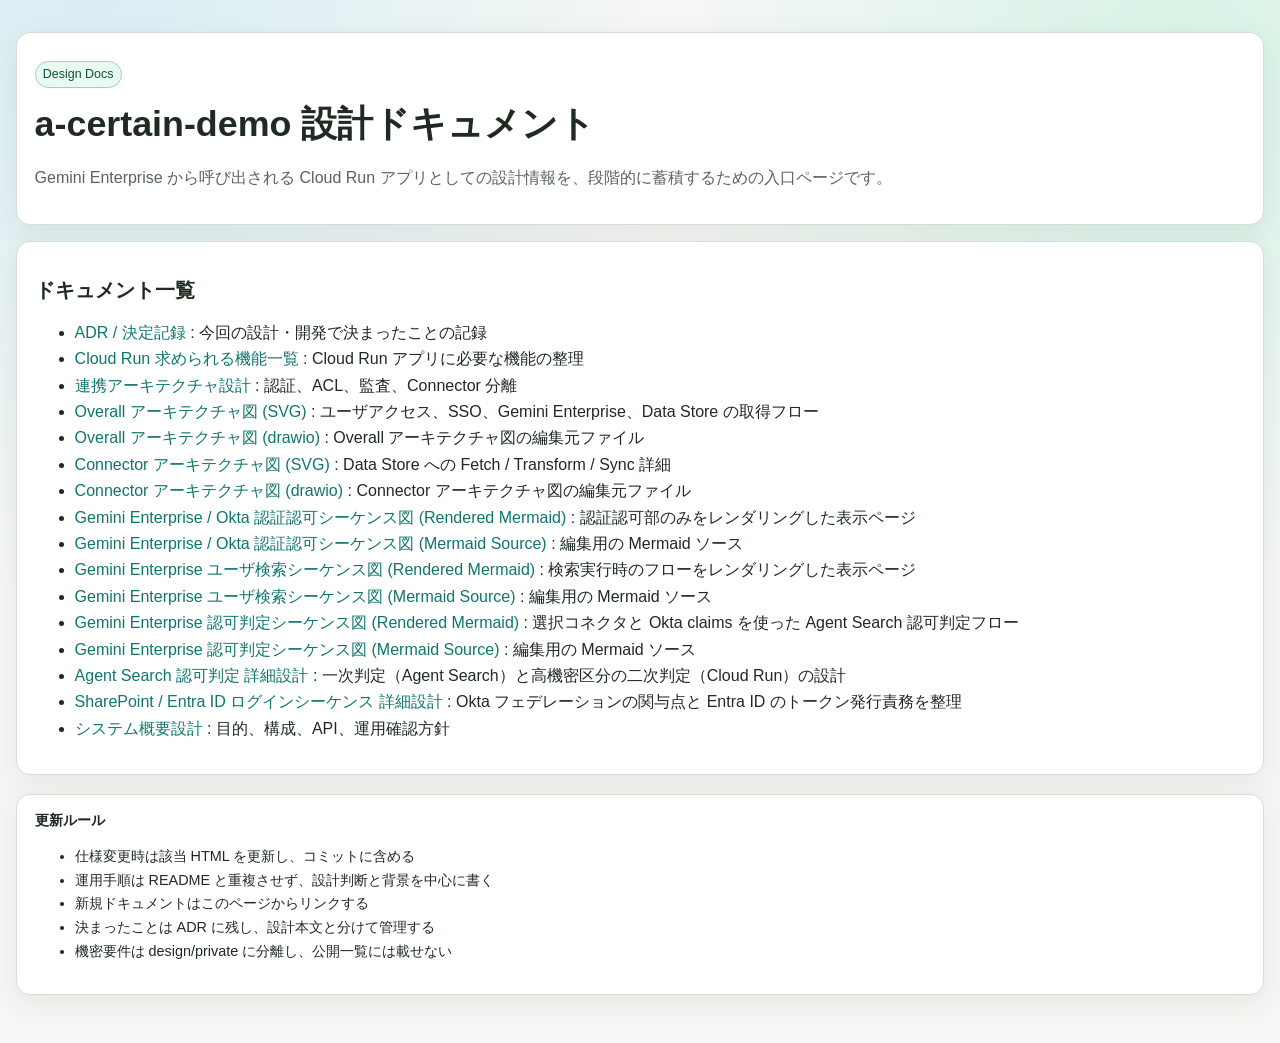
<file: design/index.html>
<!doctype html>
<html lang="ja">
  <head>
    <meta charset="UTF-8" />
    <meta name="viewport" content="width=device-width, initial-scale=1.0" />
    <title>a-certain-demo Design Docs</title>
    <link rel="stylesheet" href="./assets/style.css" />
  </head>
  <body>
    <main class="page">
      <section class="card">
        <p class="badge">Design Docs</p>
        <h1>a-certain-demo 設計ドキュメント</h1>
        <p class="muted">
          Gemini Enterprise から呼び出される Cloud Run アプリとしての設計情報を、段階的に蓄積するための入口ページです。
        </p>
      </section>

      <section class="card" style="margin-top: 1rem">
        <h2>ドキュメント一覧</h2>
        <ul>
          <li>
            <a href="../adr/README.md">ADR / 決定記録</a>
            : 今回の設計・開発で決まったことの記録
          </li>
          <li>
            <a href="./cloudrun_requirements.md">Cloud Run 求められる機能一覧</a>
            : Cloud Run アプリに必要な機能の整理
          </li>
          <li>
            <a href="./connector-architecture.html">連携アーキテクチャ設計</a>
            : 認証、ACL、監査、Connector 分離
          </li>
          <li>
            <a href="./image/svg_drawio/overall-architecture.svg">Overall アーキテクチャ図 (SVG)</a>
            : ユーザアクセス、SSO、Gemini Enterprise、Data Store の取得フロー
          </li>
          <li>
            <a href="./image/svg_drawio/overall-architecture.drawio">Overall アーキテクチャ図 (drawio)</a>
            : Overall アーキテクチャ図の編集元ファイル
          </li>
          <li>
            <a href="./image/svg_drawio/connector-architecture.svg">Connector アーキテクチャ図 (SVG)</a>
            : Data Store への Fetch / Transform / Sync 詳細
          </li>
          <li>
            <a href="./image/svg_drawio/connector-architecture.drawio">Connector アーキテクチャ図 (drawio)</a>
            : Connector アーキテクチャ図の編集元ファイル
          </li>
          <li>
            <a href="./image/gemini-enterprise-okta-sequence.html">Gemini Enterprise / Okta 認証認可シーケンス図 (Rendered Mermaid)</a>
            : 認証認可部のみをレンダリングした表示ページ
          </li>
          <li>
            <a href="./image/mmd/gemini-enterprise-okta-sequence.mmd">Gemini Enterprise / Okta 認証認可シーケンス図 (Mermaid Source)</a>
            : 編集用の Mermaid ソース
          </li>
          <li>
            <a href="./image/gemini-enterprise-user-search-sequence.html">Gemini Enterprise ユーザ検索シーケンス図 (Rendered Mermaid)</a>
            : 検索実行時のフローをレンダリングした表示ページ
          </li>
          <li>
            <a href="./image/mmd/gemini-enterprise-user-search-sequence.mmd">Gemini Enterprise ユーザ検索シーケンス図 (Mermaid Source)</a>
            : 編集用の Mermaid ソース
          </li>
          <li>
            <a href="./image/gemini-enterprise-connector-acl-sequence.html">Gemini Enterprise 認可判定シーケンス図 (Rendered Mermaid)</a>
            : 選択コネクタと Okta claims を使った Agent Search 認可判定フロー
          </li>
          <li>
            <a href="./image/mmd/gemini-enterprise-connector-acl-sequence.mmd">Gemini Enterprise 認可判定シーケンス図 (Mermaid Source)</a>
            : 編集用の Mermaid ソース
          </li>
          <li>
            <a href="./agent-search-authorization-detail.html">Agent Search 認可判定 詳細設計</a>
            : 一次判定（Agent Search）と高機密区分の二次判定（Cloud Run）の設計
          </li>
          <li>
            <a href="./sharepoint-entra-okta-sequence.html">SharePoint / Entra ID ログインシーケンス 詳細設計</a>
            : Okta フェデレーションの関与点と Entra ID のトークン発行責務を整理
          </li>
          <li>
            <a href="./system-overview.html">システム概要設計</a>
            : 目的、構成、API、運用確認方針
          </li>
        </ul>
      </section>

      <section class="card footer">
        <strong>更新ルール</strong>
        <ul>
          <li>仕様変更時は該当 HTML を更新し、コミットに含める</li>
          <li>運用手順は README と重複させず、設計判断と背景を中心に書く</li>
          <li>新規ドキュメントはこのページからリンクする</li>
          <li>決まったことは ADR に残し、設計本文と分けて管理する</li>
          <li>機密要件は design/private に分離し、公開一覧には載せない</li>
        </ul>
      </section>
    </main>
  </body>
</html>
</file>
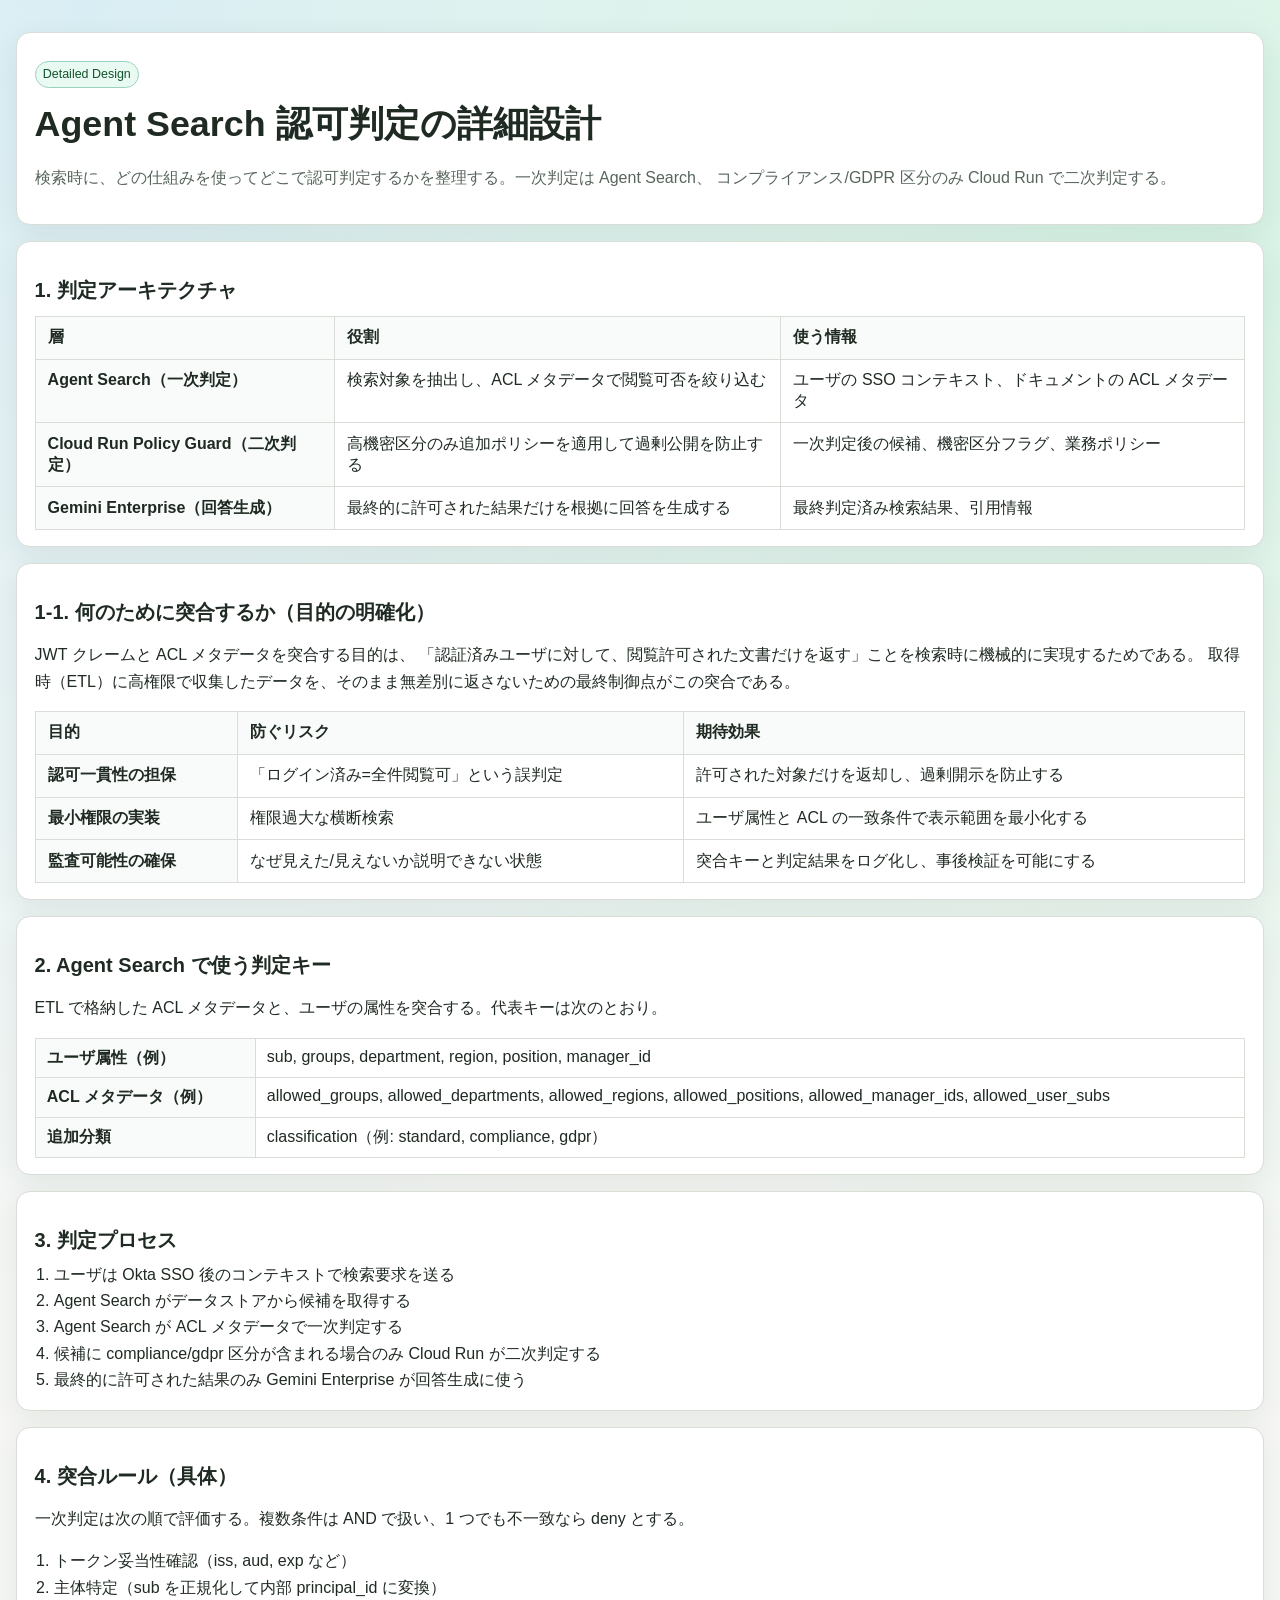
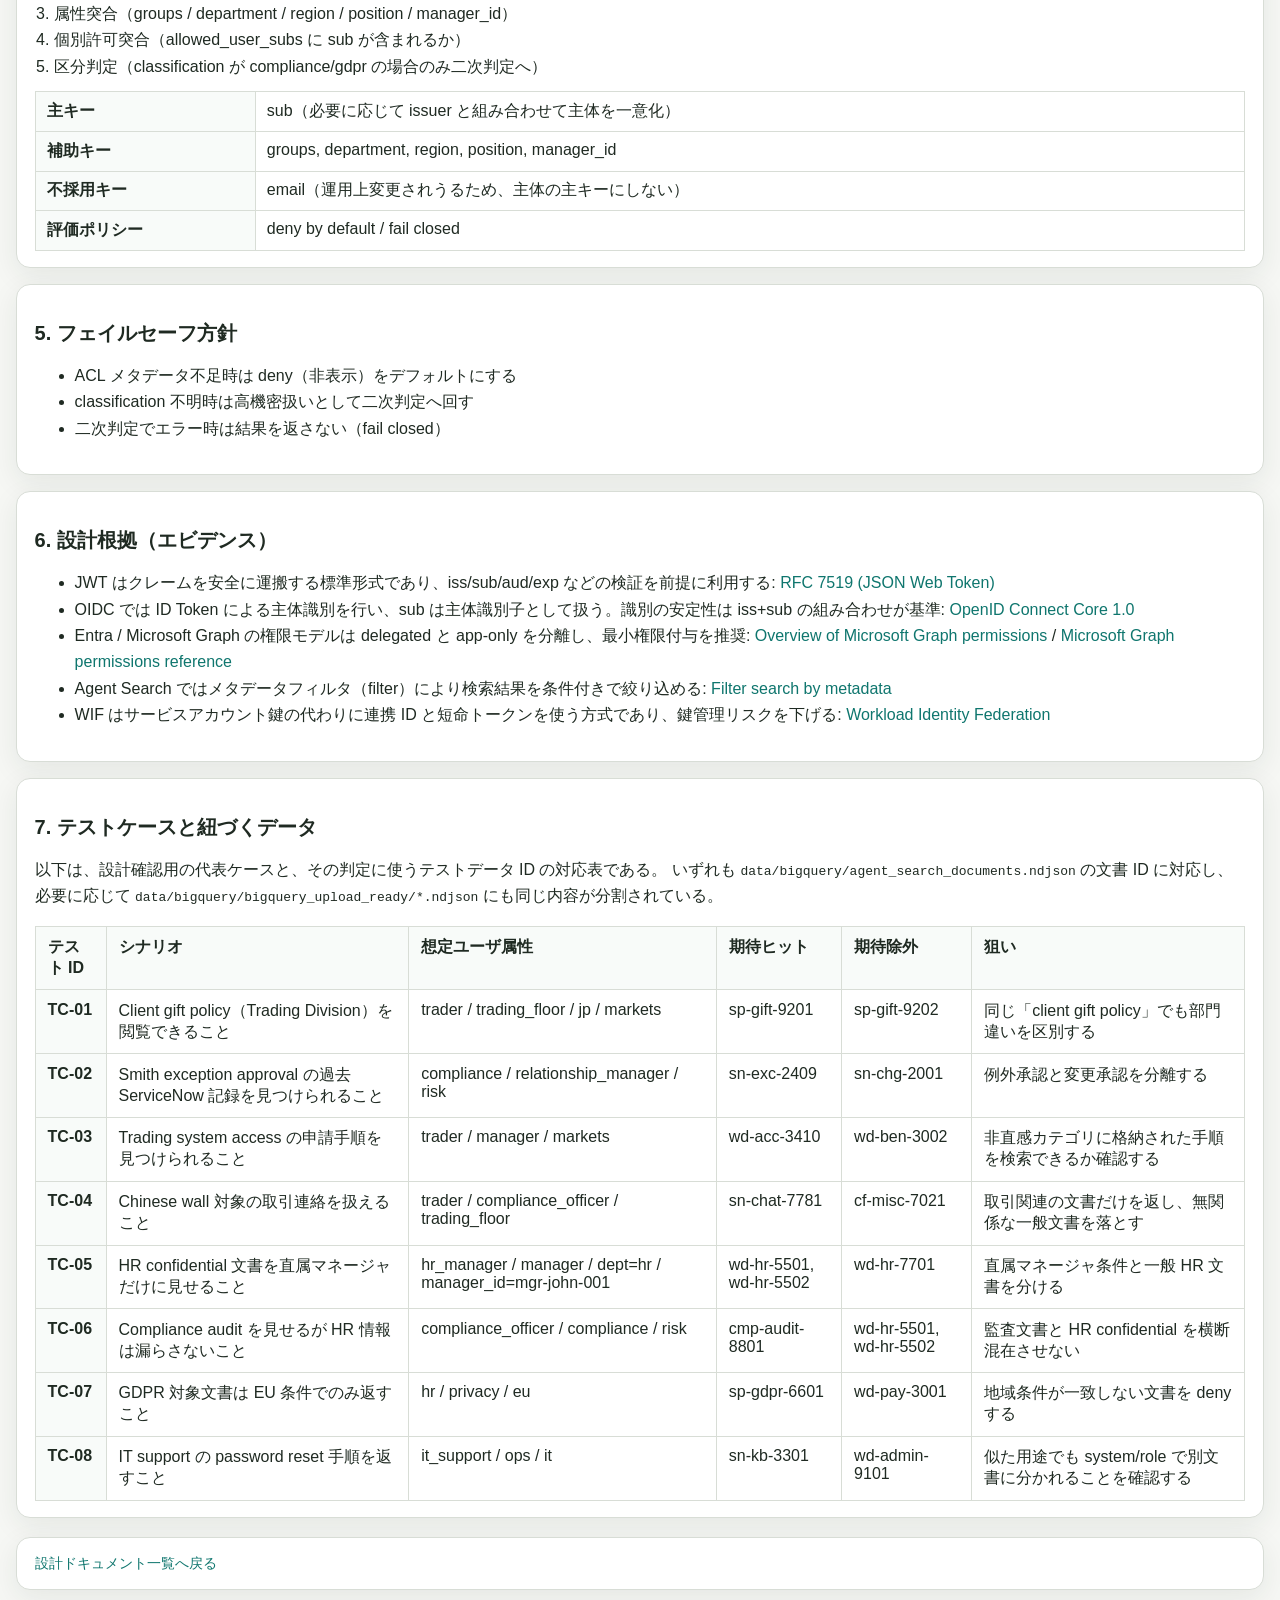
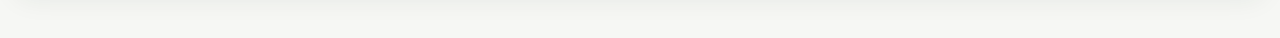
<file: design/agent-search-authorization-detail.html>
<!doctype html>
<html lang="ja">
  <head>
    <meta charset="UTF-8" />
    <meta name="viewport" content="width=device-width, initial-scale=1.0" />
    <title>Agent Search 認可判定 詳細設計 | a-certain-demo</title>
    <link rel="stylesheet" href="./assets/style.css" />
  </head>
  <body>
    <main class="page">
      <section class="card">
        <p class="badge">Detailed Design</p>
        <h1>Agent Search 認可判定の詳細設計</h1>
        <p class="muted">
          検索時に、どの仕組みを使ってどこで認可判定するかを整理する。一次判定は Agent Search、
          コンプライアンス/GDPR 区分のみ Cloud Run で二次判定する。
        </p>
      </section>

      <section class="card" style="margin-top: 1rem">
        <h2>1. 判定アーキテクチャ</h2>
        <table class="swimlane">
          <thead>
            <tr>
              <th>層</th>
              <th>役割</th>
              <th>使う情報</th>
            </tr>
          </thead>
          <tbody>
            <tr>
              <th>Agent Search（一次判定）</th>
              <td>検索対象を抽出し、ACL メタデータで閲覧可否を絞り込む</td>
              <td>ユーザの SSO コンテキスト、ドキュメントの ACL メタデータ</td>
            </tr>
            <tr>
              <th>Cloud Run Policy Guard（二次判定）</th>
              <td>高機密区分のみ追加ポリシーを適用して過剰公開を防止する</td>
              <td>一次判定後の候補、機密区分フラグ、業務ポリシー</td>
            </tr>
            <tr>
              <th>Gemini Enterprise（回答生成）</th>
              <td>最終的に許可された結果だけを根拠に回答を生成する</td>
              <td>最終判定済み検索結果、引用情報</td>
            </tr>
          </tbody>
        </table>
      </section>

      <section class="card" style="margin-top: 1rem">
        <h2>1-1. 何のために突合するか（目的の明確化）</h2>
        <p>
          JWT クレームと ACL メタデータを突合する目的は、
          「認証済みユーザに対して、閲覧許可された文書だけを返す」ことを検索時に機械的に実現するためである。
          取得時（ETL）に高権限で収集したデータを、そのまま無差別に返さないための最終制御点がこの突合である。
        </p>
        <table class="swimlane">
          <thead>
            <tr>
              <th>目的</th>
              <th>防ぐリスク</th>
              <th>期待効果</th>
            </tr>
          </thead>
          <tbody>
            <tr>
              <th>認可一貫性の担保</th>
              <td>「ログイン済み=全件閲覧可」という誤判定</td>
              <td>許可された対象だけを返却し、過剰開示を防止する</td>
            </tr>
            <tr>
              <th>最小権限の実装</th>
              <td>権限過大な横断検索</td>
              <td>ユーザ属性と ACL の一致条件で表示範囲を最小化する</td>
            </tr>
            <tr>
              <th>監査可能性の確保</th>
              <td>なぜ見えた/見えないか説明できない状態</td>
              <td>突合キーと判定結果をログ化し、事後検証を可能にする</td>
            </tr>
          </tbody>
        </table>
      </section>

      <section class="card" style="margin-top: 1rem">
        <h2>2. Agent Search で使う判定キー</h2>
        <p>
          ETL で格納した ACL メタデータと、ユーザの属性を突合する。代表キーは次のとおり。
        </p>
        <table class="kv">
          <tbody>
            <tr>
              <th>ユーザ属性（例）</th>
              <td>sub, groups, department, region, position, manager_id</td>
            </tr>
            <tr>
              <th>ACL メタデータ（例）</th>
              <td>allowed_groups, allowed_departments, allowed_regions, allowed_positions, allowed_manager_ids, allowed_user_subs</td>
            </tr>
            <tr>
              <th>追加分類</th>
              <td>classification（例: standard, compliance, gdpr）</td>
            </tr>
          </tbody>
        </table>
      </section>

      <section class="card" style="margin-top: 1rem">
        <h2>3. 判定プロセス</h2>
        <ol class="timeline">
          <li>ユーザは Okta SSO 後のコンテキストで検索要求を送る</li>
          <li>Agent Search がデータストアから候補を取得する</li>
          <li>Agent Search が ACL メタデータで一次判定する</li>
          <li>候補に compliance/gdpr 区分が含まれる場合のみ Cloud Run が二次判定する</li>
          <li>最終的に許可された結果のみ Gemini Enterprise が回答生成に使う</li>
        </ol>
      </section>

      <section class="card" style="margin-top: 1rem">
        <h2>4. 突合ルール（具体）</h2>
        <p>
          一次判定は次の順で評価する。複数条件は AND で扱い、1 つでも不一致なら deny とする。
        </p>
        <ol class="timeline">
          <li>トークン妥当性確認（iss, aud, exp など）</li>
          <li>主体特定（sub を正規化して内部 principal_id に変換）</li>
          <li>属性突合（groups / department / region / position / manager_id）</li>
          <li>個別許可突合（allowed_user_subs に sub が含まれるか）</li>
          <li>区分判定（classification が compliance/gdpr の場合のみ二次判定へ）</li>
        </ol>
        <table class="kv">
          <tbody>
            <tr>
              <th>主キー</th>
              <td>sub（必要に応じて issuer と組み合わせて主体を一意化）</td>
            </tr>
            <tr>
              <th>補助キー</th>
              <td>groups, department, region, position, manager_id</td>
            </tr>
            <tr>
              <th>不採用キー</th>
              <td>email（運用上変更されうるため、主体の主キーにしない）</td>
            </tr>
            <tr>
              <th>評価ポリシー</th>
              <td>deny by default / fail closed</td>
            </tr>
          </tbody>
        </table>
      </section>

      <section class="card" style="margin-top: 1rem">
        <h2>5. フェイルセーフ方針</h2>
        <ul>
          <li>ACL メタデータ不足時は deny（非表示）をデフォルトにする</li>
          <li>classification 不明時は高機密扱いとして二次判定へ回す</li>
          <li>二次判定でエラー時は結果を返さない（fail closed）</li>
        </ul>
      </section>

      <section class="card" style="margin-top: 1rem">
        <h2>6. 設計根拠（エビデンス）</h2>
        <ul>
          <li>
            JWT はクレームを安全に運搬する標準形式であり、iss/sub/aud/exp などの検証を前提に利用する:
            <a href="https://datatracker.ietf.org/doc/html/rfc7519">RFC 7519 (JSON Web Token)</a>
          </li>
          <li>
            OIDC では ID Token による主体識別を行い、sub は主体識別子として扱う。識別の安定性は iss+sub の組み合わせが基準:
            <a href="https://openid.net/specs/openid-connect-core-1_0.html">OpenID Connect Core 1.0</a>
          </li>
          <li>
            Entra / Microsoft Graph の権限モデルは delegated と app-only を分離し、最小権限付与を推奨:
            <a href="https://learn.microsoft.com/en-us/graph/permissions-overview">Overview of Microsoft Graph permissions</a>
            /
            <a href="https://learn.microsoft.com/en-us/graph/permissions-reference">Microsoft Graph permissions reference</a>
          </li>
          <li>
            Agent Search ではメタデータフィルタ（filter）により検索結果を条件付きで絞り込める:
            <a href="https://docs.cloud.google.com/generative-ai-app-builder/docs/filter-search-metadata">Filter search by metadata</a>
          </li>
          <li>
            WIF はサービスアカウント鍵の代わりに連携 ID と短命トークンを使う方式であり、鍵管理リスクを下げる:
            <a href="https://docs.cloud.google.com/iam/docs/workload-identity-federation">Workload Identity Federation</a>
          </li>
        </ul>
      </section>

      <section class="card" style="margin-top: 1rem">
        <h2>7. テストケースと紐づくデータ</h2>
        <p>
          以下は、設計確認用の代表ケースと、その判定に使うテストデータ ID の対応表である。
          いずれも <code>data/bigquery/agent_search_documents.ndjson</code> の文書 ID に対応し、
          必要に応じて <code>data/bigquery/bigquery_upload_ready/*.ndjson</code> にも同じ内容が分割されている。
        </p>
        <table class="swimlane">
          <thead>
            <tr>
              <th>テスト ID</th>
              <th>シナリオ</th>
              <th>想定ユーザ属性</th>
              <th>期待ヒット</th>
              <th>期待除外</th>
              <th>狙い</th>
            </tr>
          </thead>
          <tbody>
            <tr>
              <th>TC-01</th>
              <td>Client gift policy（Trading Division）を閲覧できること</td>
              <td>trader / trading_floor / jp / markets</td>
              <td>sp-gift-9201</td>
              <td>sp-gift-9202</td>
              <td>同じ「client gift policy」でも部門違いを区別する</td>
            </tr>
            <tr>
              <th>TC-02</th>
              <td>Smith exception approval の過去 ServiceNow 記録を見つけられること</td>
              <td>compliance / relationship_manager / risk</td>
              <td>sn-exc-2409</td>
              <td>sn-chg-2001</td>
              <td>例外承認と変更承認を分離する</td>
            </tr>
            <tr>
              <th>TC-03</th>
              <td>Trading system access の申請手順を見つけられること</td>
              <td>trader / manager / markets</td>
              <td>wd-acc-3410</td>
              <td>wd-ben-3002</td>
              <td>非直感カテゴリに格納された手順を検索できるか確認する</td>
            </tr>
            <tr>
              <th>TC-04</th>
              <td>Chinese wall 対象の取引連絡を扱えること</td>
              <td>trader / compliance_officer / trading_floor</td>
              <td>sn-chat-7781</td>
              <td>cf-misc-7021</td>
              <td>取引関連の文書だけを返し、無関係な一般文書を落とす</td>
            </tr>
            <tr>
              <th>TC-05</th>
              <td>HR confidential 文書を直属マネージャだけに見せること</td>
              <td>hr_manager / manager / dept=hr / manager_id=mgr-john-001</td>
              <td>wd-hr-5501, wd-hr-5502</td>
              <td>wd-hr-7701</td>
              <td>直属マネージャ条件と一般 HR 文書を分ける</td>
            </tr>
            <tr>
              <th>TC-06</th>
              <td>Compliance audit を見せるが HR 情報は漏らさないこと</td>
              <td>compliance_officer / compliance / risk</td>
              <td>cmp-audit-8801</td>
              <td>wd-hr-5501, wd-hr-5502</td>
              <td>監査文書と HR confidential を横断混在させない</td>
            </tr>
            <tr>
              <th>TC-07</th>
              <td>GDPR 対象文書は EU 条件でのみ返すこと</td>
              <td>hr / privacy / eu</td>
              <td>sp-gdpr-6601</td>
              <td>wd-pay-3001</td>
              <td>地域条件が一致しない文書を deny する</td>
            </tr>
            <tr>
              <th>TC-08</th>
              <td>IT support の password reset 手順を返すこと</td>
              <td>it_support / ops / it</td>
              <td>sn-kb-3301</td>
              <td>wd-admin-9101</td>
              <td>似た用途でも system/role で別文書に分かれることを確認する</td>
            </tr>
          </tbody>
        </table>
      </section>

      <section class="card footer">
        <a href="./index.html">設計ドキュメント一覧へ戻る</a>
      </section>
    </main>
  </body>
</html>
</file>
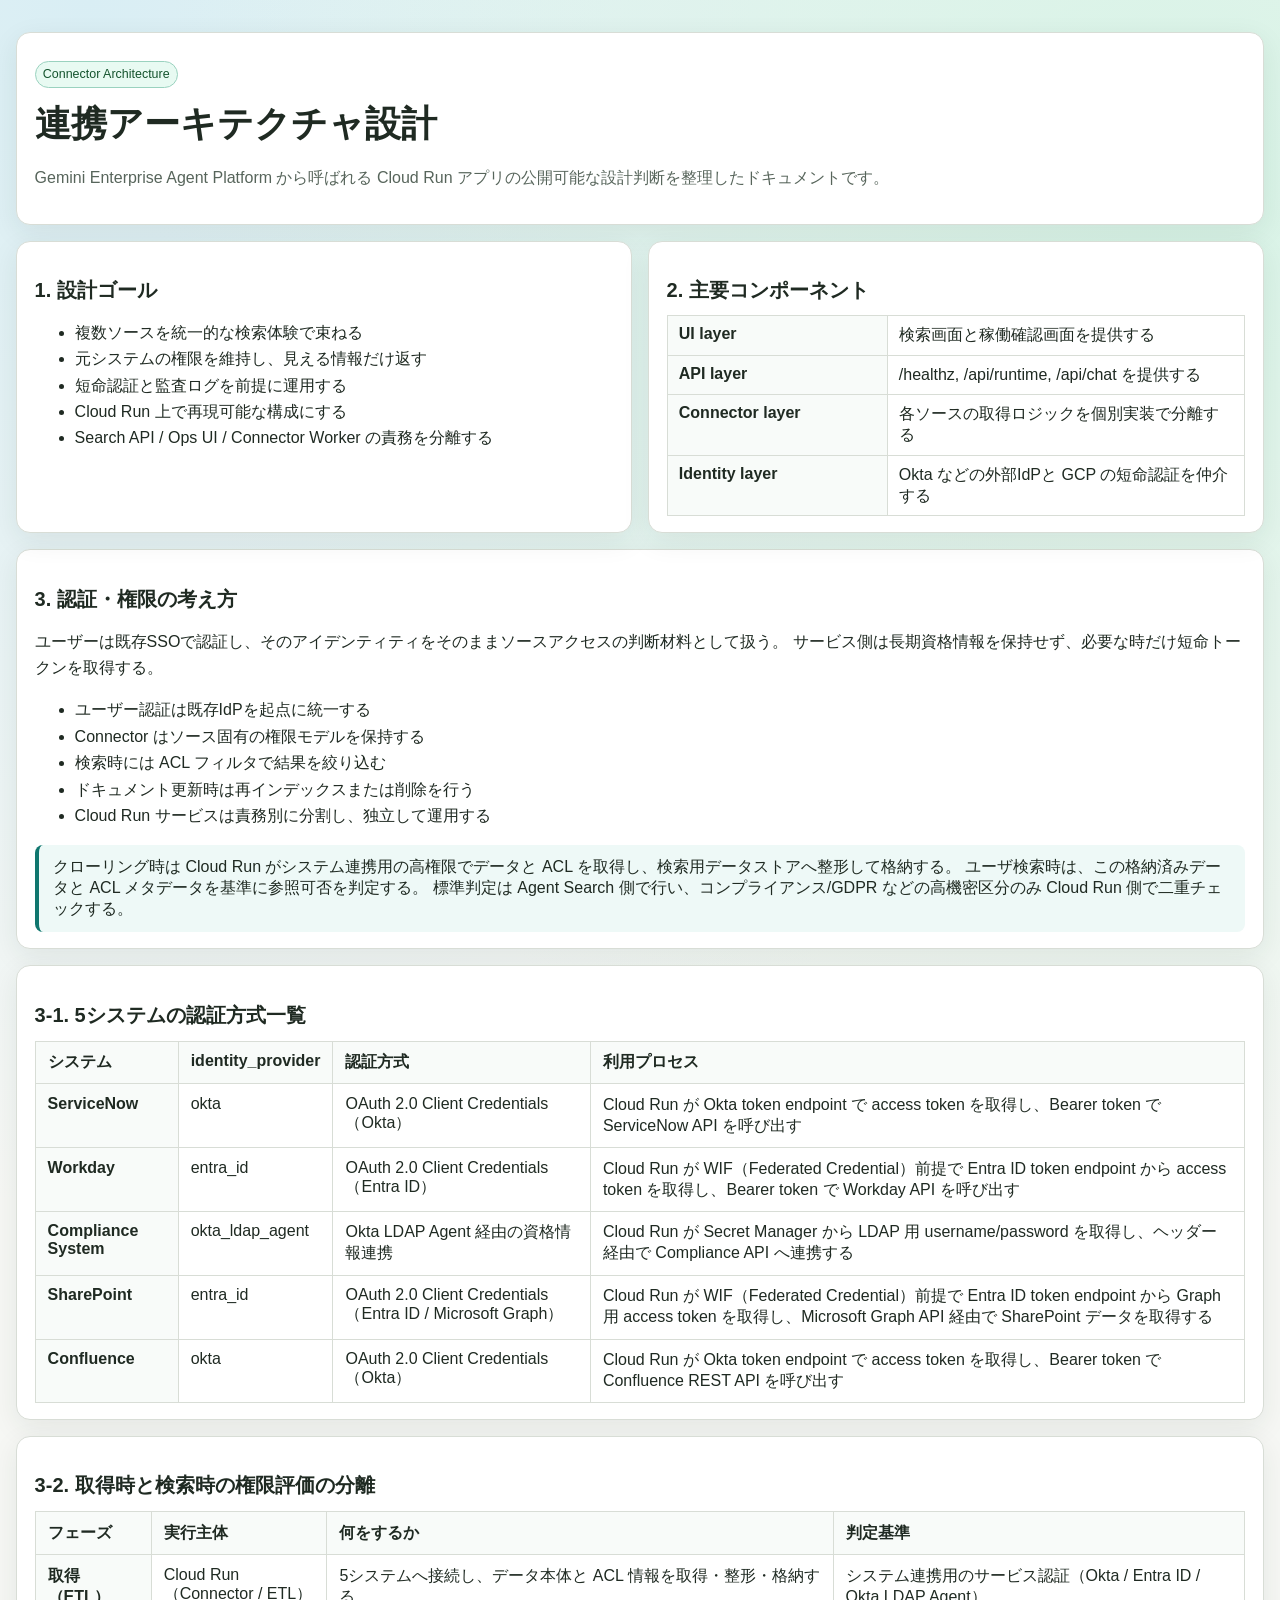
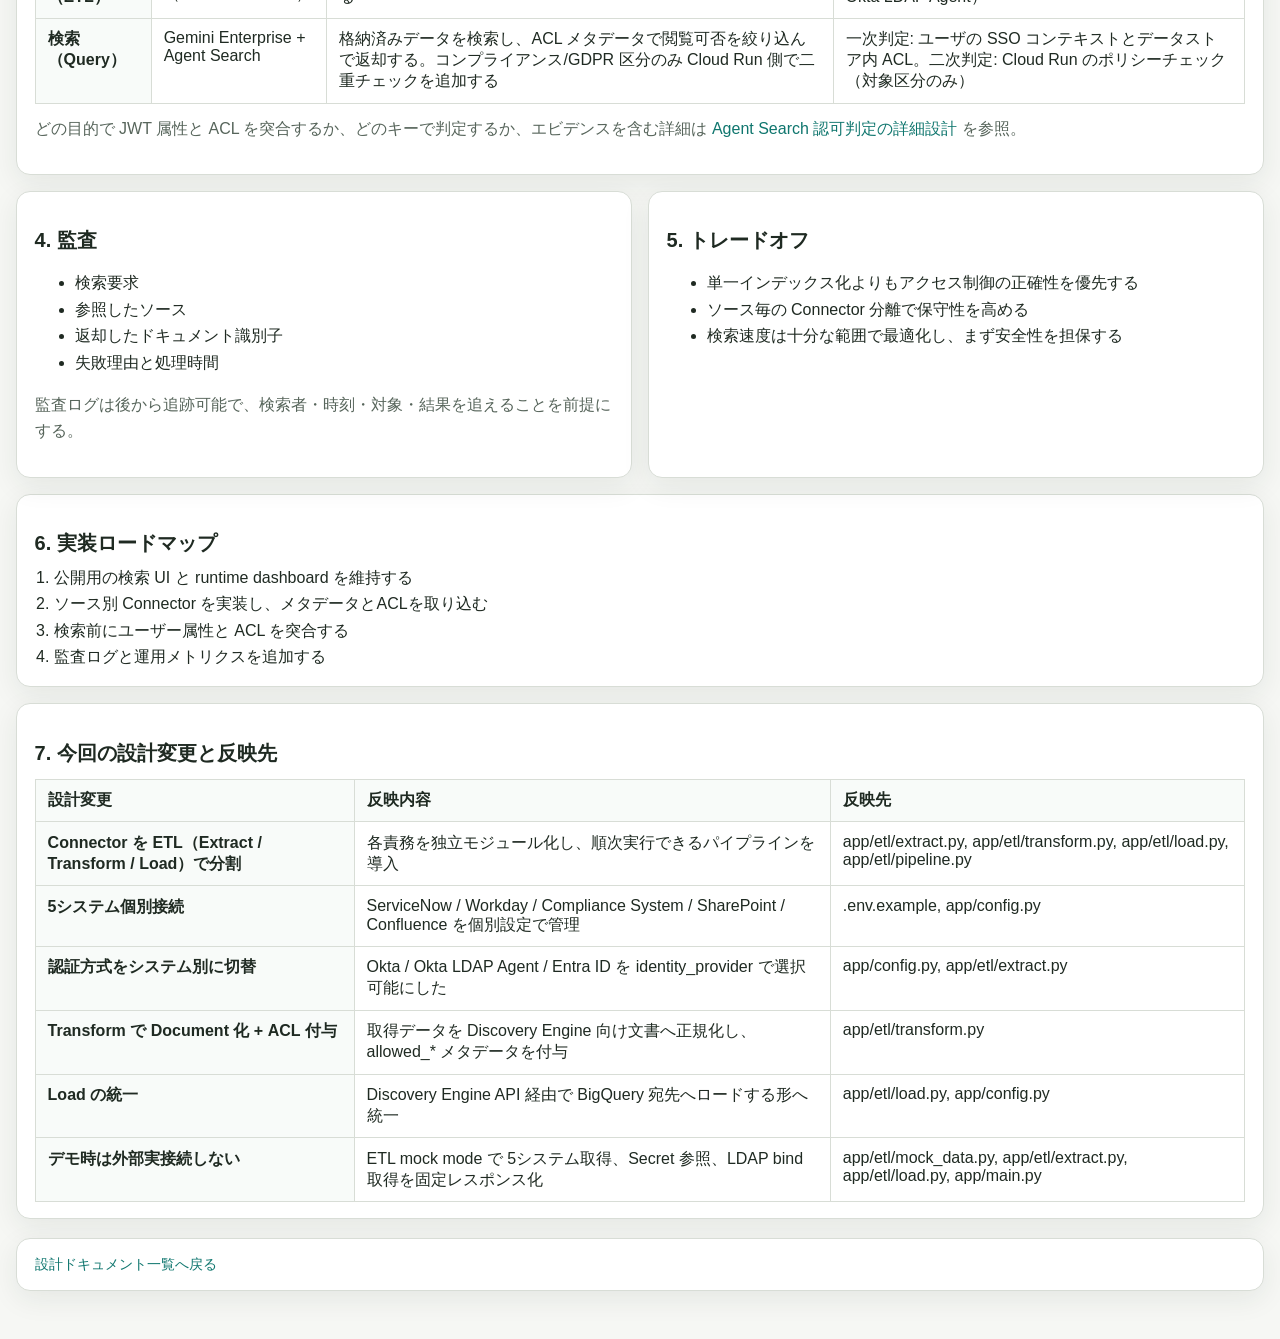
<file: design/connector-architecture.html>
<!doctype html>
<html lang="ja">
  <head>
    <meta charset="UTF-8" />
    <meta name="viewport" content="width=device-width, initial-scale=1.0" />
    <title>Connector Architecture | a-certain-demo</title>
    <link rel="stylesheet" href="./assets/style.css" />
  </head>
  <body>
    <main class="page">
      <section class="card">
        <p class="badge">Connector Architecture</p>
        <h1>連携アーキテクチャ設計</h1>
        <p class="muted">
          Gemini Enterprise Agent Platform から呼ばれる Cloud Run アプリの公開可能な設計判断を整理したドキュメントです。
        </p>
      </section>

      <section class="grid cols-2" style="margin-top: 1rem">
        <article class="card">
          <h2>1. 設計ゴール</h2>
          <ul>
            <li>複数ソースを統一的な検索体験で束ねる</li>
            <li>元システムの権限を維持し、見える情報だけ返す</li>
            <li>短命認証と監査ログを前提に運用する</li>
            <li>Cloud Run 上で再現可能な構成にする</li>
            <li>Search API / Ops UI / Connector Worker の責務を分離する</li>
          </ul>
        </article>

        <article class="card">
          <h2>2. 主要コンポーネント</h2>
          <table class="kv">
            <tbody>
              <tr>
                <th>UI layer</th>
                <td>検索画面と稼働確認画面を提供する</td>
              </tr>
              <tr>
                <th>API layer</th>
                <td>/healthz, /api/runtime, /api/chat を提供する</td>
              </tr>
              <tr>
                <th>Connector layer</th>
                <td>各ソースの取得ロジックを個別実装で分離する</td>
              </tr>
              <tr>
                <th>Identity layer</th>
                <td>Okta などの外部IdPと GCP の短命認証を仲介する</td>
              </tr>
            </tbody>
          </table>
        </article>
      </section>

      <section class="card" style="margin-top: 1rem">
        <h2>3. 認証・権限の考え方</h2>
        <p>
          ユーザーは既存SSOで認証し、そのアイデンティティをそのままソースアクセスの判断材料として扱う。
          サービス側は長期資格情報を保持せず、必要な時だけ短命トークンを取得する。
        </p>
        <ul>
          <li>ユーザー認証は既存IdPを起点に統一する</li>
          <li>Connector はソース固有の権限モデルを保持する</li>
          <li>検索時には ACL フィルタで結果を絞り込む</li>
          <li>ドキュメント更新時は再インデックスまたは削除を行う</li>
          <li>Cloud Run サービスは責務別に分割し、独立して運用する</li>
        </ul>
        <div class="note">
          クローリング時は Cloud Run がシステム連携用の高権限でデータと ACL を取得し、検索用データストアへ整形して格納する。
          ユーザ検索時は、この格納済みデータと ACL メタデータを基準に参照可否を判定する。
          標準判定は Agent Search 側で行い、コンプライアンス/GDPR などの高機密区分のみ Cloud Run 側で二重チェックする。
        </div>
      </section>

      <section class="card" style="margin-top: 1rem">
        <h2>3-1. 5システムの認証方式一覧</h2>
        <table class="swimlane">
          <thead>
            <tr>
              <th>システム</th>
              <th>identity_provider</th>
              <th>認証方式</th>
              <th>利用プロセス</th>
            </tr>
          </thead>
          <tbody>
            <tr>
              <th>ServiceNow</th>
              <td>okta</td>
              <td>OAuth 2.0 Client Credentials（Okta）</td>
              <td>Cloud Run が Okta token endpoint で access token を取得し、Bearer token で ServiceNow API を呼び出す</td>
            </tr>
            <tr>
              <th>Workday</th>
              <td>entra_id</td>
              <td>OAuth 2.0 Client Credentials（Entra ID）</td>
              <td>Cloud Run が WIF（Federated Credential）前提で Entra ID token endpoint から access token を取得し、Bearer token で Workday API を呼び出す</td>
            </tr>
            <tr>
              <th>Compliance System</th>
              <td>okta_ldap_agent</td>
              <td>Okta LDAP Agent 経由の資格情報連携</td>
              <td>Cloud Run が Secret Manager から LDAP 用 username/password を取得し、ヘッダー経由で Compliance API へ連携する</td>
            </tr>
            <tr>
              <th>SharePoint</th>
              <td>entra_id</td>
              <td>OAuth 2.0 Client Credentials（Entra ID / Microsoft Graph）</td>
              <td>Cloud Run が WIF（Federated Credential）前提で Entra ID token endpoint から Graph 用 access token を取得し、Microsoft Graph API 経由で SharePoint データを取得する</td>
            </tr>
            <tr>
              <th>Confluence</th>
              <td>okta</td>
              <td>OAuth 2.0 Client Credentials（Okta）</td>
              <td>Cloud Run が Okta token endpoint で access token を取得し、Bearer token で Confluence REST API を呼び出す</td>
            </tr>
          </tbody>
        </table>
      </section>

      <section class="card" style="margin-top: 1rem">
        <h2>3-2. 取得時と検索時の権限評価の分離</h2>
        <table class="swimlane">
          <thead>
            <tr>
              <th>フェーズ</th>
              <th>実行主体</th>
              <th>何をするか</th>
              <th>判定基準</th>
            </tr>
          </thead>
          <tbody>
            <tr>
              <th>取得（ETL）</th>
              <td>Cloud Run（Connector / ETL）</td>
              <td>5システムへ接続し、データ本体と ACL 情報を取得・整形・格納する</td>
              <td>システム連携用のサービス認証（Okta / Entra ID / Okta LDAP Agent）</td>
            </tr>
            <tr>
              <th>検索（Query）</th>
              <td>Gemini Enterprise + Agent Search</td>
              <td>格納済みデータを検索し、ACL メタデータで閲覧可否を絞り込んで返却する。コンプライアンス/GDPR 区分のみ Cloud Run 側で二重チェックを追加する</td>
              <td>一次判定: ユーザの SSO コンテキストとデータストア内 ACL。二次判定: Cloud Run のポリシーチェック（対象区分のみ）</td>
            </tr>
          </tbody>
        </table>
        <p class="muted" style="margin-top: 0.75rem">
          どの目的で JWT 属性と ACL を突合するか、どのキーで判定するか、エビデンスを含む詳細は
          <a href="./agent-search-authorization-detail.html">Agent Search 認可判定の詳細設計</a> を参照。
        </p>
      </section>

      <section class="grid cols-2" style="margin-top: 1rem">
        <article class="card">
          <h2>4. 監査</h2>
          <ul>
            <li>検索要求</li>
            <li>参照したソース</li>
            <li>返却したドキュメント識別子</li>
            <li>失敗理由と処理時間</li>
          </ul>
          <p class="muted">
            監査ログは後から追跡可能で、検索者・時刻・対象・結果を追えることを前提にする。
          </p>
        </article>

        <article class="card">
          <h2>5. トレードオフ</h2>
          <ul>
            <li>単一インデックス化よりもアクセス制御の正確性を優先する</li>
            <li>ソース毎の Connector 分離で保守性を高める</li>
            <li>検索速度は十分な範囲で最適化し、まず安全性を担保する</li>
          </ul>
        </article>
      </section>

      <section class="card" style="margin-top: 1rem">
        <h2>6. 実装ロードマップ</h2>
        <ol class="timeline">
          <li>公開用の検索 UI と runtime dashboard を維持する</li>
          <li>ソース別 Connector を実装し、メタデータとACLを取り込む</li>
          <li>検索前にユーザー属性と ACL を突合する</li>
          <li>監査ログと運用メトリクスを追加する</li>
        </ol>
      </section>

      <section class="card" style="margin-top: 1rem">
        <h2>7. 今回の設計変更と反映先</h2>
        <table class="swimlane">
          <thead>
            <tr>
              <th>設計変更</th>
              <th>反映内容</th>
              <th>反映先</th>
            </tr>
          </thead>
          <tbody>
            <tr>
              <th>Connector を ETL（Extract / Transform / Load）で分割</th>
              <td>各責務を独立モジュール化し、順次実行できるパイプラインを導入</td>
              <td>app/etl/extract.py, app/etl/transform.py, app/etl/load.py, app/etl/pipeline.py</td>
            </tr>
            <tr>
              <th>5システム個別接続</th>
              <td>ServiceNow / Workday / Compliance System / SharePoint / Confluence を個別設定で管理</td>
              <td>.env.example, app/config.py</td>
            </tr>
            <tr>
              <th>認証方式をシステム別に切替</th>
              <td>Okta / Okta LDAP Agent / Entra ID を identity_provider で選択可能にした</td>
              <td>app/config.py, app/etl/extract.py</td>
            </tr>
            <tr>
              <th>Transform で Document 化 + ACL 付与</th>
              <td>取得データを Discovery Engine 向け文書へ正規化し、allowed_* メタデータを付与</td>
              <td>app/etl/transform.py</td>
            </tr>
            <tr>
              <th>Load の統一</th>
              <td>Discovery Engine API 経由で BigQuery 宛先へロードする形へ統一</td>
              <td>app/etl/load.py, app/config.py</td>
            </tr>
            <tr>
              <th>デモ時は外部実接続しない</th>
              <td>ETL mock mode で 5システム取得、Secret 参照、LDAP bind 取得を固定レスポンス化</td>
              <td>app/etl/mock_data.py, app/etl/extract.py, app/etl/load.py, app/main.py</td>
            </tr>
          </tbody>
        </table>
      </section>

      <section class="card footer">
        <a href="./index.html">設計ドキュメント一覧へ戻る</a>
      </section>
    </main>
  </body>
</html>
</file>
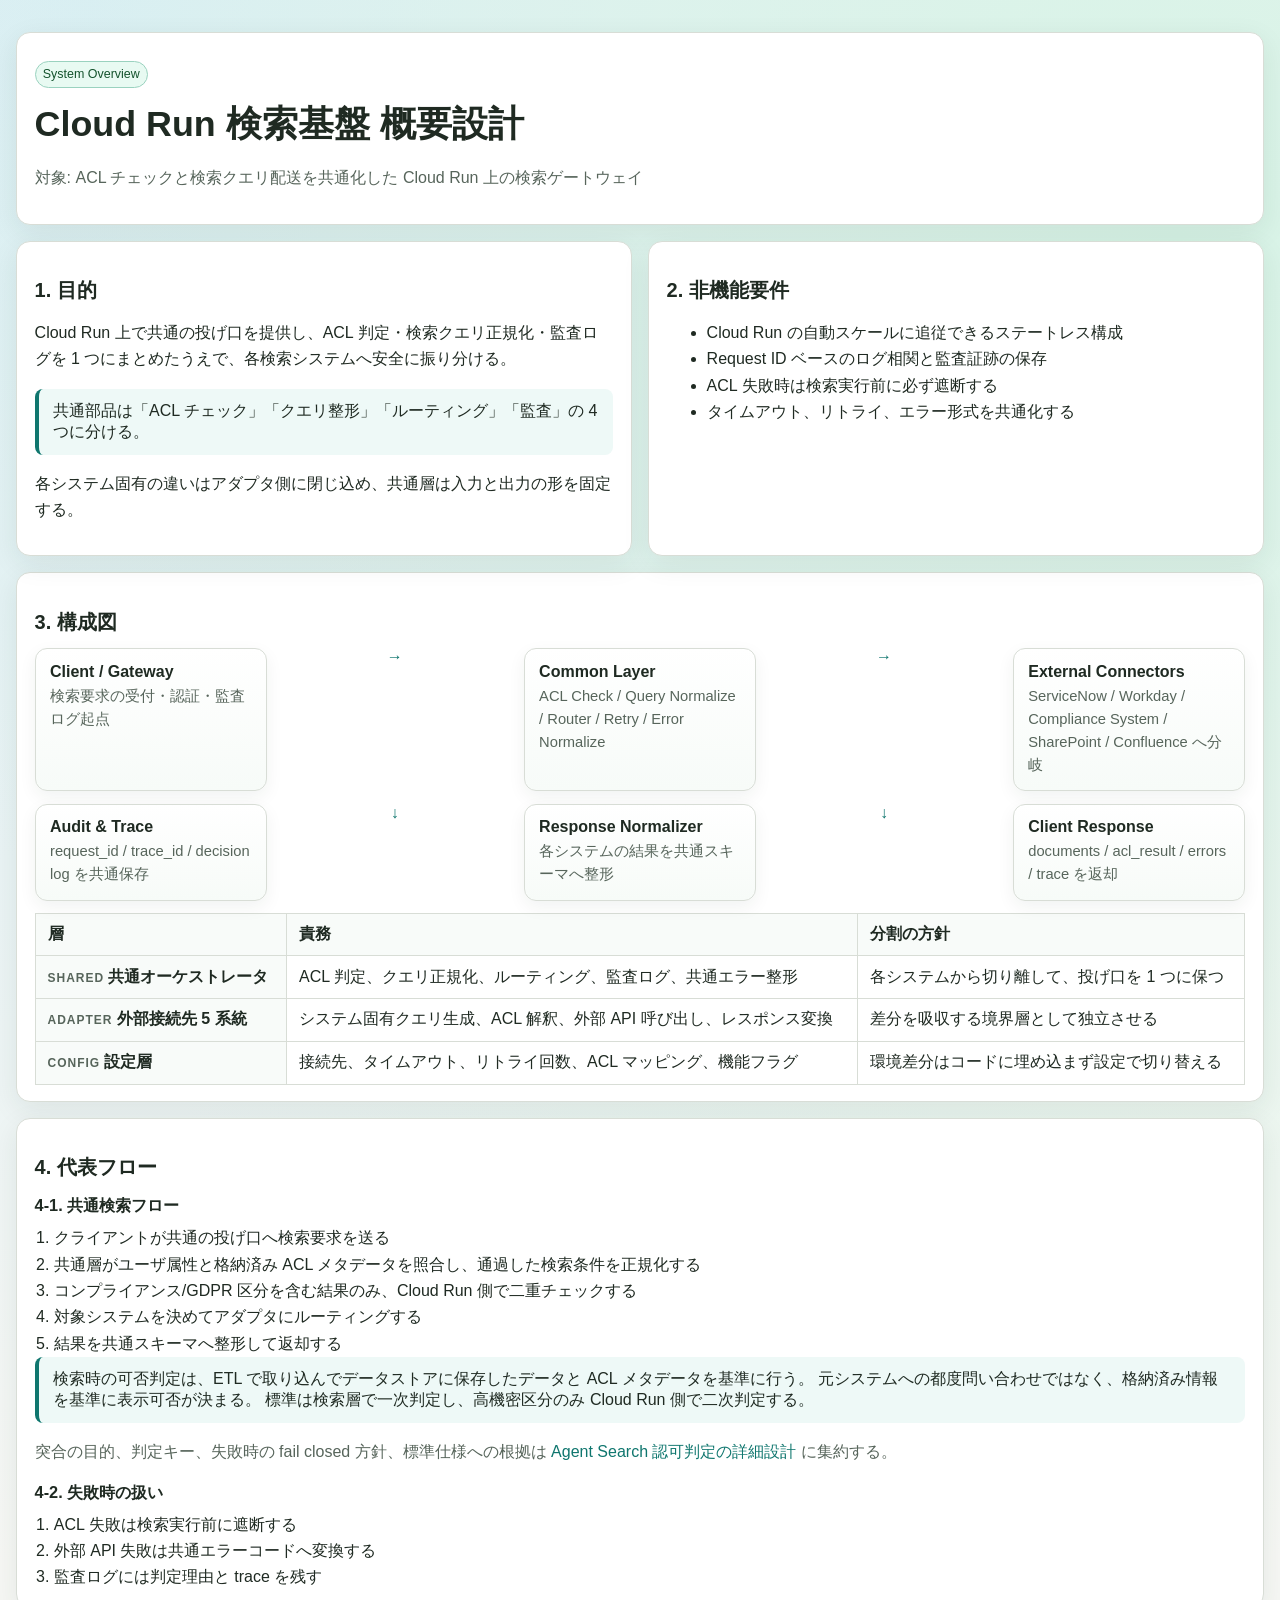
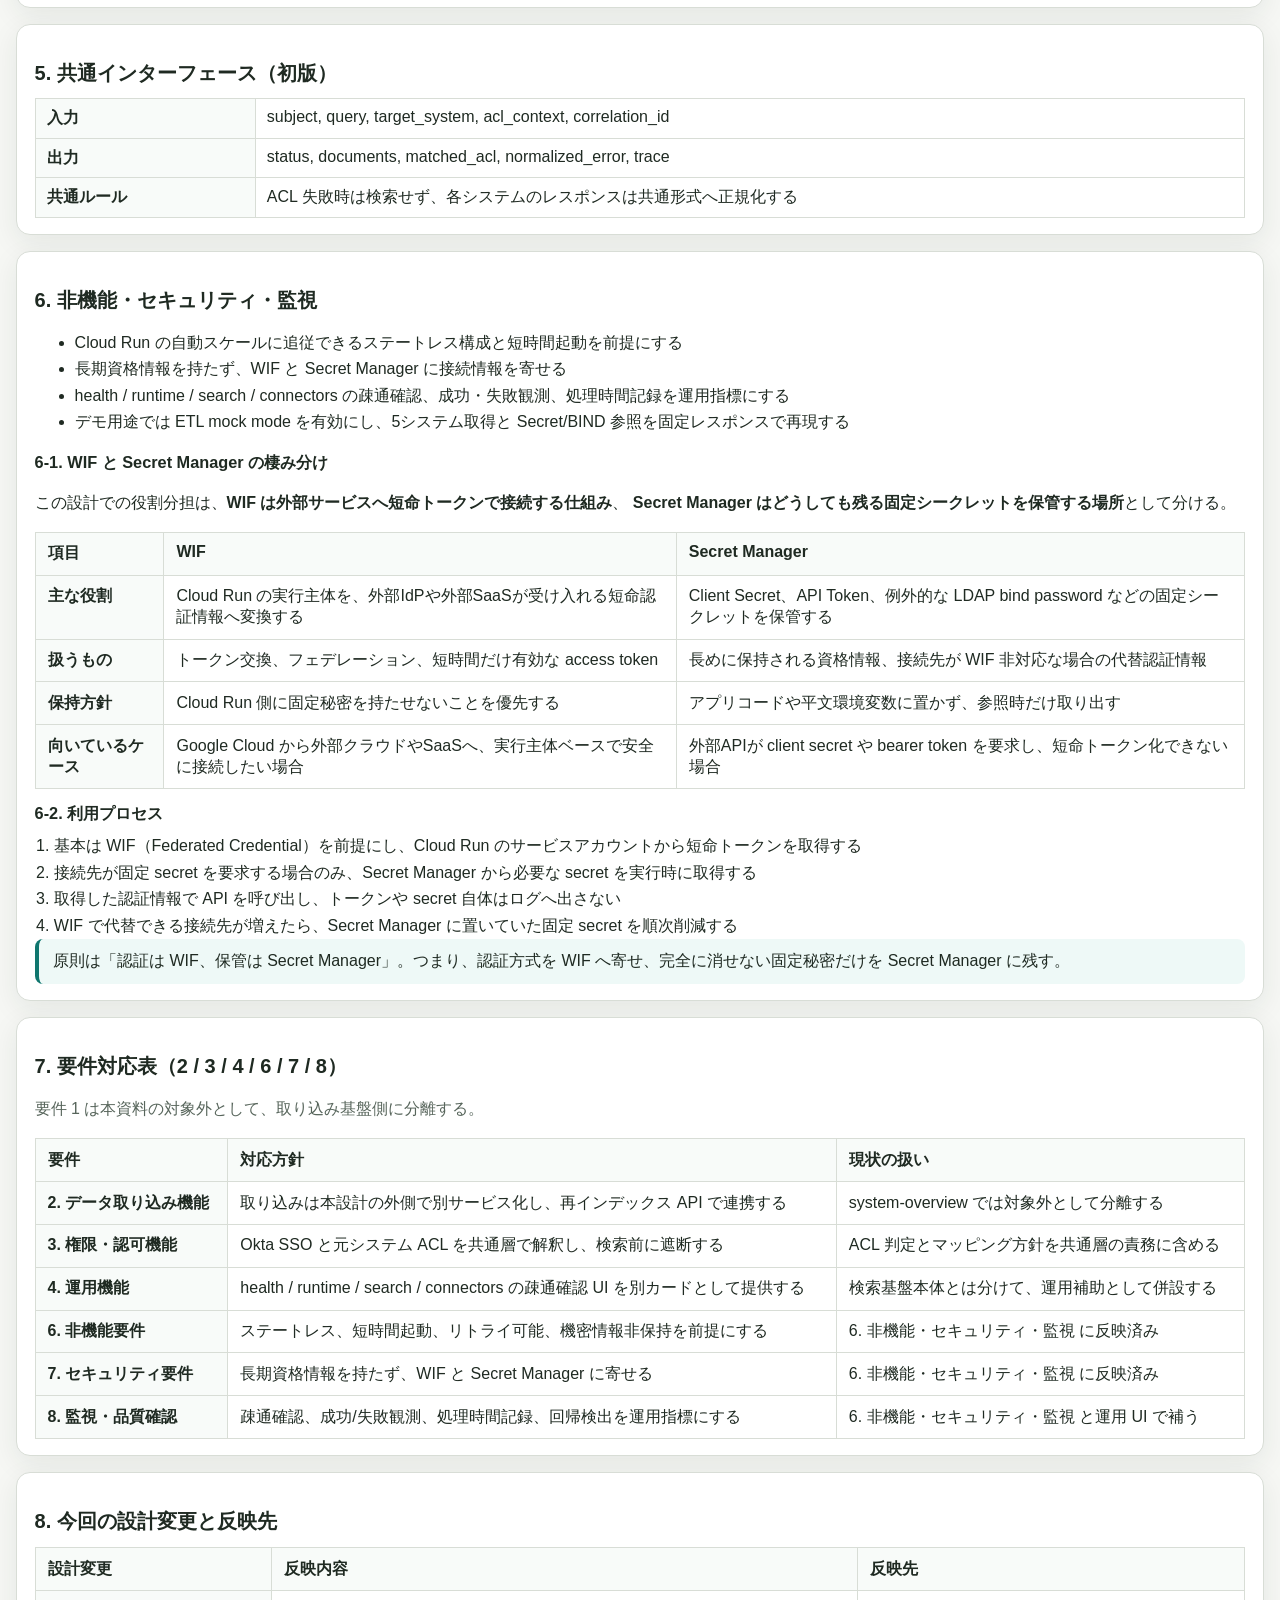
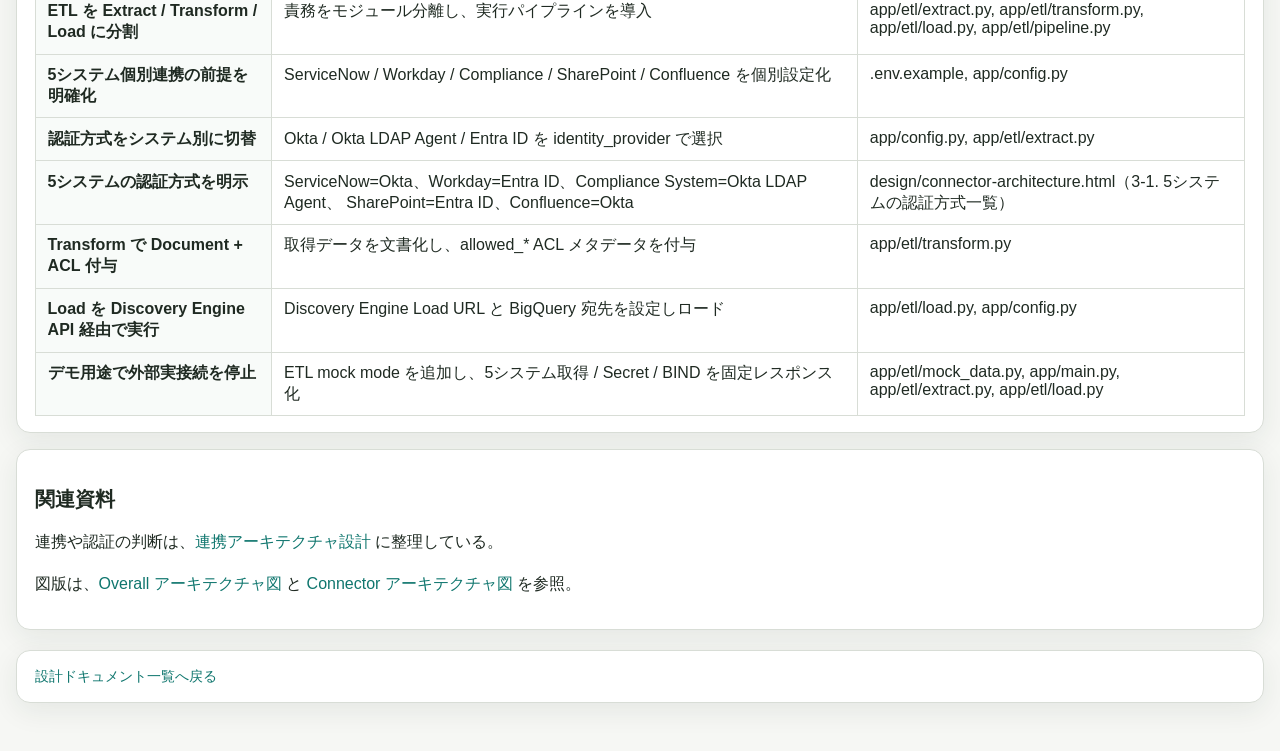
<file: design/system-overview.html>
<!doctype html>
<html lang="ja">
  <head>
    <meta charset="UTF-8" />
    <meta name="viewport" content="width=device-width, initial-scale=1.0" />
    <title>System Overview | a-certain-demo</title>
    <link rel="stylesheet" href="./assets/style.css" />
  </head>
  <body>
    <main class="page">
      <section class="card">
        <p class="badge">System Overview</p>
        <h1>Cloud Run 検索基盤 概要設計</h1>
        <p class="muted">
          対象: ACL チェックと検索クエリ配送を共通化した Cloud Run 上の検索ゲートウェイ
        </p>
      </section>

      <section class="grid cols-2" style="margin-top: 1rem">
        <article class="card">
          <h2>1. 目的</h2>
          <p>
            Cloud Run 上で共通の投げ口を提供し、ACL 判定・検索クエリ正規化・監査ログを
            1 つにまとめたうえで、各検索システムへ安全に振り分ける。
          </p>
          <div class="note">
            共通部品は「ACL チェック」「クエリ整形」「ルーティング」「監査」の 4 つに分ける。
          </div>
          <p>
            各システム固有の違いはアダプタ側に閉じ込め、共通層は入力と出力の形を固定する。
          </p>
        </article>

        <article class="card">
          <h2>2. 非機能要件</h2>
          <ul>
            <li>Cloud Run の自動スケールに追従できるステートレス構成</li>
            <li>Request ID ベースのログ相関と監査証跡の保存</li>
            <li>ACL 失敗時は検索実行前に必ず遮断する</li>
            <li>タイムアウト、リトライ、エラー形式を共通化する</li>
          </ul>
        </article>
      </section>

      <section class="card" style="margin-top: 1rem">
        <h2>3. 構成図</h2>
        <div class="diagram" aria-label="common gateway and adapters">
          <div class="diagram-row">
            <div class="diagram-node">
              <strong>Client / Gateway</strong>
              <div class="subtle">検索要求の受付・認証・監査ログ起点</div>
            </div>
            <div class="diagram-arrow">→</div>
            <div class="diagram-node">
              <strong>Common Layer</strong>
              <div class="subtle">ACL Check / Query Normalize / Router / Retry / Error Normalize</div>
            </div>
            <div class="diagram-arrow">→</div>
            <div class="diagram-node">
              <strong>External Connectors</strong>
              <div class="subtle">ServiceNow / Workday / Compliance System / SharePoint / Confluence へ分岐</div>
            </div>
          </div>

          <div class="diagram-row">
            <div class="diagram-node">
              <strong>Audit & Trace</strong>
              <div class="subtle">request_id / trace_id / decision log を共通保存</div>
            </div>
            <div class="diagram-arrow">↓</div>
            <div class="diagram-node">
              <strong>Response Normalizer</strong>
              <div class="subtle">各システムの結果を共通スキーマへ整形</div>
            </div>
            <div class="diagram-arrow">↓</div>
            <div class="diagram-node">
              <strong>Client Response</strong>
              <div class="subtle">documents / acl_result / errors / trace を返却</div>
            </div>
          </div>
        </div>

        <table class="swimlane">
          <thead>
            <tr>
              <th>層</th>
              <th>責務</th>
              <th>分割の方針</th>
            </tr>
          </thead>
          <tbody>
            <tr>
              <th><span class="scope">Shared</span> 共通オーケストレータ</th>
              <td>ACL 判定、クエリ正規化、ルーティング、監査ログ、共通エラー整形</td>
              <td>各システムから切り離して、投げ口を 1 つに保つ</td>
            </tr>
            <tr>
              <th><span class="scope">Adapter</span> 外部接続先 5 系統</th>
              <td>システム固有クエリ生成、ACL 解釈、外部 API 呼び出し、レスポンス変換</td>
              <td>差分を吸収する境界層として独立させる</td>
            </tr>
            <tr>
              <th><span class="scope">Config</span> 設定層</th>
              <td>接続先、タイムアウト、リトライ回数、ACL マッピング、機能フラグ</td>
              <td>環境差分はコードに埋め込まず設定で切り替える</td>
            </tr>
          </tbody>
        </table>
      </section>

      <section class="card" style="margin-top: 1rem">
        <h2>4. 代表フロー</h2>
        <h3>4-1. 共通検索フロー</h3>
        <ol class="timeline">
          <li>クライアントが共通の投げ口へ検索要求を送る</li>
          <li>共通層がユーザ属性と格納済み ACL メタデータを照合し、通過した検索条件を正規化する</li>
          <li>コンプライアンス/GDPR 区分を含む結果のみ、Cloud Run 側で二重チェックする</li>
          <li>対象システムを決めてアダプタにルーティングする</li>
          <li>結果を共通スキーマへ整形して返却する</li>
        </ol>

        <div class="note">
          検索時の可否判定は、ETL で取り込んでデータストアに保存したデータと ACL メタデータを基準に行う。
          元システムへの都度問い合わせではなく、格納済み情報を基準に表示可否が決まる。
          標準は検索層で一次判定し、高機密区分のみ Cloud Run 側で二次判定する。
        </div>
        <p class="muted">
          突合の目的、判定キー、失敗時の fail closed 方針、標準仕様への根拠は
          <a href="./agent-search-authorization-detail.html">Agent Search 認可判定の詳細設計</a> に集約する。
        </p>

        <h3>4-2. 失敗時の扱い</h3>
        <ol class="timeline">
          <li>ACL 失敗は検索実行前に遮断する</li>
          <li>外部 API 失敗は共通エラーコードへ変換する</li>
          <li>監査ログには判定理由と trace を残す</li>
        </ol>
      </section>

      <section class="card" style="margin-top: 1rem">
        <h2>5. 共通インターフェース（初版）</h2>
        <table class="kv">
          <tbody>
            <tr>
              <th>入力</th>
              <td>subject, query, target_system, acl_context, correlation_id</td>
            </tr>
            <tr>
              <th>出力</th>
              <td>status, documents, matched_acl, normalized_error, trace</td>
            </tr>
            <tr>
              <th>共通ルール</th>
              <td>ACL 失敗時は検索せず、各システムのレスポンスは共通形式へ正規化する</td>
            </tr>
          </tbody>
        </table>
      </section>

      <section class="card" style="margin-top: 1rem">
        <h2>6. 非機能・セキュリティ・監視</h2>
        <ul>
          <li>Cloud Run の自動スケールに追従できるステートレス構成と短時間起動を前提にする</li>
          <li>長期資格情報を持たず、WIF と Secret Manager に接続情報を寄せる</li>
          <li>health / runtime / search / connectors の疎通確認、成功・失敗観測、処理時間記録を運用指標にする</li>
          <li>デモ用途では ETL mock mode を有効にし、5システム取得と Secret/BIND 参照を固定レスポンスで再現する</li>
        </ul>

        <h3>6-1. WIF と Secret Manager の棲み分け</h3>
        <p>
          この設計での役割分担は、<strong>WIF は外部サービスへ短命トークンで接続する仕組み</strong>、
          <strong>Secret Manager はどうしても残る固定シークレットを保管する場所</strong>として分ける。
        </p>
        <table class="swimlane">
          <thead>
            <tr>
              <th>項目</th>
              <th>WIF</th>
              <th>Secret Manager</th>
            </tr>
          </thead>
          <tbody>
            <tr>
              <th>主な役割</th>
              <td>Cloud Run の実行主体を、外部IdPや外部SaaSが受け入れる短命認証情報へ変換する</td>
              <td>Client Secret、API Token、例外的な LDAP bind password などの固定シークレットを保管する</td>
            </tr>
            <tr>
              <th>扱うもの</th>
              <td>トークン交換、フェデレーション、短時間だけ有効な access token</td>
              <td>長めに保持される資格情報、接続先が WIF 非対応な場合の代替認証情報</td>
            </tr>
            <tr>
              <th>保持方針</th>
              <td>Cloud Run 側に固定秘密を持たせないことを優先する</td>
              <td>アプリコードや平文環境変数に置かず、参照時だけ取り出す</td>
            </tr>
            <tr>
              <th>向いているケース</th>
              <td>Google Cloud から外部クラウドやSaaSへ、実行主体ベースで安全に接続したい場合</td>
              <td>外部APIが client secret や bearer token を要求し、短命トークン化できない場合</td>
            </tr>
          </tbody>
        </table>

        <h3>6-2. 利用プロセス</h3>
        <ol class="timeline">
          <li>基本は WIF（Federated Credential）を前提にし、Cloud Run のサービスアカウントから短命トークンを取得する</li>
          <li>接続先が固定 secret を要求する場合のみ、Secret Manager から必要な secret を実行時に取得する</li>
          <li>取得した認証情報で API を呼び出し、トークンや secret 自体はログへ出さない</li>
          <li>WIF で代替できる接続先が増えたら、Secret Manager に置いていた固定 secret を順次削減する</li>
        </ol>

        <div class="note">
          原則は「認証は WIF、保管は Secret Manager」。つまり、認証方式を WIF へ寄せ、完全に消せない固定秘密だけを Secret Manager に残す。
        </div>
      </section>

      <section class="card" style="margin-top: 1rem">
        <h2>7. 要件対応表（2 / 3 / 4 / 6 / 7 / 8）</h2>
        <p class="muted">要件 1 は本資料の対象外として、取り込み基盤側に分離する。</p>
        <table class="swimlane">
          <thead>
            <tr>
              <th>要件</th>
              <th>対応方針</th>
              <th>現状の扱い</th>
            </tr>
          </thead>
          <tbody>
            <tr>
              <th>2. データ取り込み機能</th>
              <td>取り込みは本設計の外側で別サービス化し、再インデックス API で連携する</td>
              <td>system-overview では対象外として分離する</td>
            </tr>
            <tr>
              <th>3. 権限・認可機能</th>
              <td>Okta SSO と元システム ACL を共通層で解釈し、検索前に遮断する</td>
              <td>ACL 判定とマッピング方針を共通層の責務に含める</td>
            </tr>
            <tr>
              <th>4. 運用機能</th>
              <td>health / runtime / search / connectors の疎通確認 UI を別カードとして提供する</td>
              <td>検索基盤本体とは分けて、運用補助として併設する</td>
            </tr>
            <tr>
              <th>6. 非機能要件</th>
              <td>ステートレス、短時間起動、リトライ可能、機密情報非保持を前提にする</td>
              <td>6. 非機能・セキュリティ・監視 に反映済み</td>
            </tr>
            <tr>
              <th>7. セキュリティ要件</th>
              <td>長期資格情報を持たず、WIF と Secret Manager に寄せる</td>
              <td>6. 非機能・セキュリティ・監視 に反映済み</td>
            </tr>
            <tr>
              <th>8. 監視・品質確認</th>
              <td>疎通確認、成功/失敗観測、処理時間記録、回帰検出を運用指標にする</td>
              <td>6. 非機能・セキュリティ・監視 と運用 UI で補う</td>
            </tr>
          </tbody>
        </table>
      </section>

      <section class="card" style="margin-top: 1rem">
        <h2>8. 今回の設計変更と反映先</h2>
        <table class="swimlane">
          <thead>
            <tr>
              <th>設計変更</th>
              <th>反映内容</th>
              <th>反映先</th>
            </tr>
          </thead>
          <tbody>
            <tr>
              <th>ETL を Extract / Transform / Load に分割</th>
              <td>責務をモジュール分離し、実行パイプラインを導入</td>
              <td>app/etl/extract.py, app/etl/transform.py, app/etl/load.py, app/etl/pipeline.py</td>
            </tr>
            <tr>
              <th>5システム個別連携の前提を明確化</th>
              <td>ServiceNow / Workday / Compliance / SharePoint / Confluence を個別設定化</td>
              <td>.env.example, app/config.py</td>
            </tr>
            <tr>
              <th>認証方式をシステム別に切替</th>
              <td>Okta / Okta LDAP Agent / Entra ID を identity_provider で選択</td>
              <td>app/config.py, app/etl/extract.py</td>
            </tr>
            <tr>
              <th>5システムの認証方式を明示</th>
              <td>
                ServiceNow=Okta、Workday=Entra ID、Compliance System=Okta LDAP Agent、
                SharePoint=Entra ID、Confluence=Okta
              </td>
              <td>design/connector-architecture.html（3-1. 5システムの認証方式一覧）</td>
            </tr>
            <tr>
              <th>Transform で Document + ACL 付与</th>
              <td>取得データを文書化し、allowed_* ACL メタデータを付与</td>
              <td>app/etl/transform.py</td>
            </tr>
            <tr>
              <th>Load を Discovery Engine API 経由で実行</th>
              <td>Discovery Engine Load URL と BigQuery 宛先を設定しロード</td>
              <td>app/etl/load.py, app/config.py</td>
            </tr>
            <tr>
              <th>デモ用途で外部実接続を停止</th>
              <td>ETL mock mode を追加し、5システム取得 / Secret / BIND を固定レスポンス化</td>
              <td>app/etl/mock_data.py, app/main.py, app/etl/extract.py, app/etl/load.py</td>
            </tr>
          </tbody>
        </table>
      </section>

      <section class="card" style="margin-top: 1rem">
        <h2>関連資料</h2>
        <p>
          連携や認証の判断は、<a href="./connector-architecture.html">連携アーキテクチャ設計</a> に整理している。
        </p>
        <p>
          図版は、<a href="./image/svg_drawio/overall-architecture.svg">Overall アーキテクチャ図</a> と
          <a href="./image/svg_drawio/connector-architecture.svg">Connector アーキテクチャ図</a> を参照。
        </p>
      </section>

      <section class="card footer">
        <a href="./index.html">設計ドキュメント一覧へ戻る</a>
      </section>
    </main>
  </body>
</html>
</file>
<file: design/assets/style.css>
:root {
  --bg: #f6f7f4;
  --surface: #ffffff;
  --text: #1f2a22;
  --muted: #57655b;
  --line: #d8ddd6;
  --accent: #0f766e;
  --accent-2: #14532d;
}

* {
  box-sizing: border-box;
}

body {
  margin: 0;
  color: var(--text);
  font-family: "Avenir Next", "Hiragino Kaku Gothic ProN", "Yu Gothic", sans-serif;
  background:
    radial-gradient(circle at 92% 6%, #d7f3e6 0, transparent 34%),
    radial-gradient(circle at 7% 0%, #d9eef4 0, transparent 38%),
    var(--bg);
}

.page {
  width: min(1360px, 100% - 2rem);
  margin: 2rem auto 3rem;
}

.card {
  background: var(--surface);
  border: 1px solid var(--line);
  border-radius: 14px;
  padding: 1rem 1.1rem;
  box-shadow: 0 8px 28px rgba(20, 45, 32, 0.08);
}

h1,
h2,
h3 {
  margin: 0;
}

h1 {
  font-size: clamp(1.6rem, 2.8vw, 2.4rem);
}

h2 {
  margin-top: 1.2rem;
  font-size: 1.25rem;
}

h3 {
  margin-top: 0.9rem;
  font-size: 1.02rem;
}

p,
li {
  line-height: 1.65;
}

small,
.muted {
  color: var(--muted);
}

a {
  color: var(--accent);
  text-decoration: none;
}

a:hover {
  text-decoration: underline;
}

.grid {
  display: grid;
  gap: 1rem;
}

.grid.cols-2 {
  grid-template-columns: repeat(2, minmax(0, 1fr));
}

.kv {
  width: 100%;
  border-collapse: collapse;
  margin-top: 0.7rem;
}

.kv th,
.kv td {
  border: 1px solid var(--line);
  padding: 0.55rem 0.7rem;
  vertical-align: top;
}

.kv th {
  width: 220px;
  text-align: left;
  background: #f8fbf9;
}

.badge {
  display: inline-block;
  font-size: 0.78rem;
  border: 1px solid #9ad2bf;
  background: #e8faf2;
  color: var(--accent-2);
  padding: 0.12rem 0.45rem;
  border-radius: 999px;
}

.note {
  border-left: 4px solid var(--accent);
  background: #eef9f7;
  padding: 0.75rem 0.9rem;
  border-radius: 8px;
}

.timeline {
  margin: 0.5rem 0 0;
  padding-left: 1.2rem;
}

.footer {
  margin-top: 1.2rem;
  font-size: 0.9rem;
}

.diagram {
  display: grid;
  gap: 0.8rem;
  margin-top: 0.8rem;
}

.diagram-row {
  display: grid;
  gap: 0.75rem;
  grid-template-columns: repeat(auto-fit, minmax(180px, 1fr));
  align-items: stretch;
}

.diagram-node {
  border: 1px solid var(--line);
  border-radius: 12px;
  background: linear-gradient(180deg, #ffffff 0%, #f7fbf8 100%);
  padding: 0.85rem 0.9rem;
  box-shadow: 0 6px 18px rgba(20, 45, 32, 0.06);
}

.diagram-node strong {
  display: block;
  margin-bottom: 0.25rem;
}

.diagram-node .subtle {
  color: var(--muted);
  font-size: 0.92rem;
  line-height: 1.55;
}

.diagram-arrow {
  text-align: center;
  color: var(--accent);
  font-weight: 700;
  letter-spacing: 0.08em;
}

.swimlane {
  width: 100%;
  border-collapse: collapse;
  margin-top: 0.75rem;
}

.swimlane th,
.swimlane td {
  border: 1px solid var(--line);
  padding: 0.65rem 0.75rem;
  vertical-align: top;
}

.swimlane th {
  background: #f8fbf9;
  text-align: left;
}

.swimlane .scope {
  font-size: 0.75rem;
  text-transform: uppercase;
  letter-spacing: 0.08em;
  color: var(--muted);
}

.pill-list {
  display: flex;
  flex-wrap: wrap;
  gap: 0.4rem;
  padding-left: 0;
  list-style: none;
}

.pill-list li {
  border: 1px solid #b9d7c9;
  background: #edf9f4;
  color: var(--accent-2);
  border-radius: 999px;
  padding: 0.2rem 0.55rem;
  font-size: 0.82rem;
}

@media (max-width: 820px) {
  .grid.cols-2 {
    grid-template-columns: 1fr;
  }

  .page {
    width: calc(100% - 1rem);
    margin: 0.8rem auto 1.4rem;
  }
}
</file>
